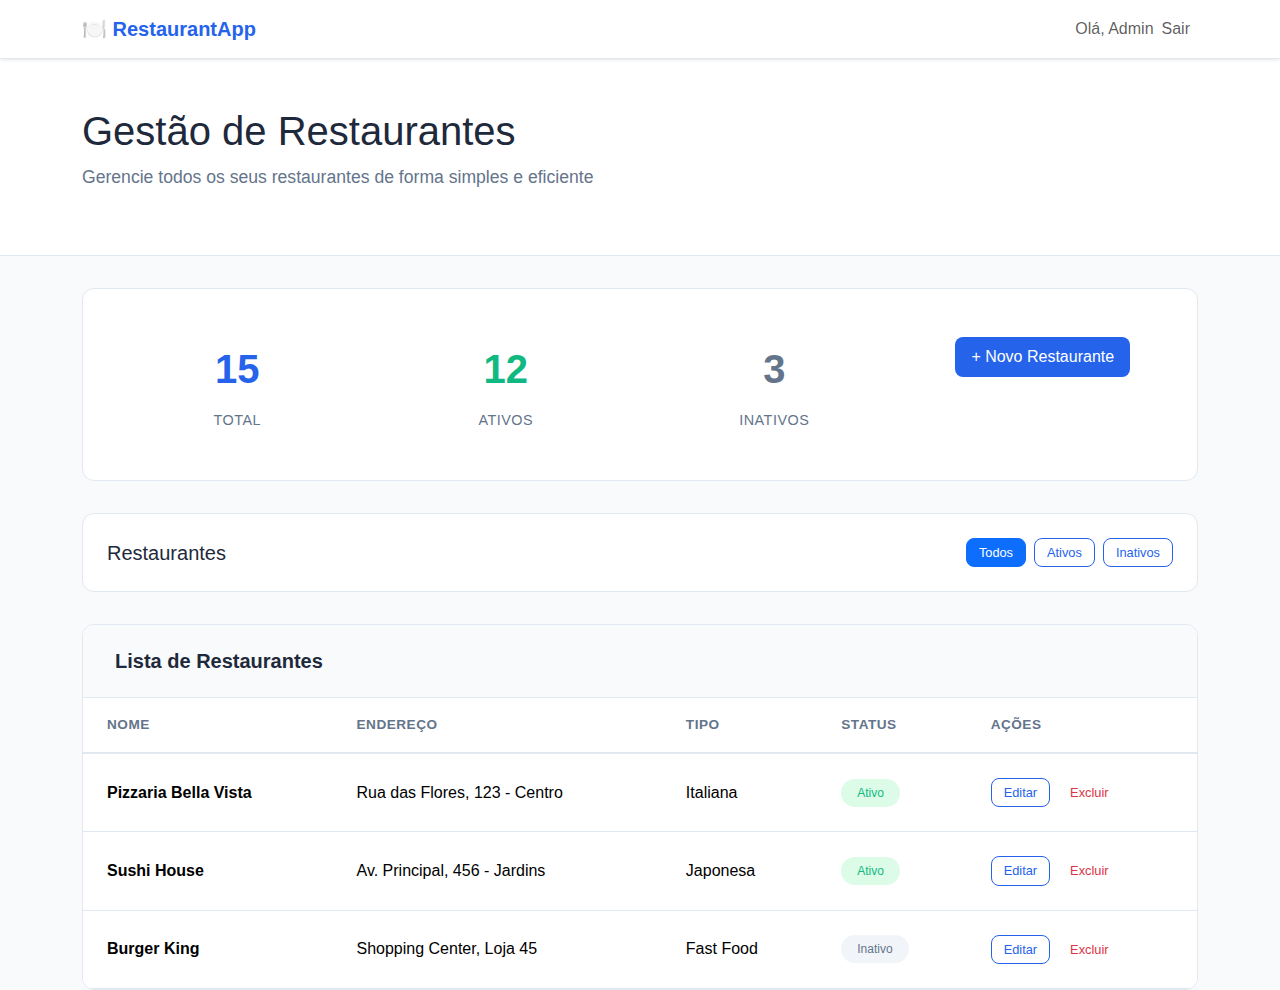
<file: templates/exemplo1.html>
<!DOCTYPE html>
<html lang="pt-BR">
<head>
    <meta charset="UTF-8">
    <meta name="viewport" content="width=device-width, initial-scale=1.0">
    <title>Exemplo 1 - Layout Minimalista</title>
    <link href="https://cdn.jsdelivr.net/npm/bootstrap@5.3.0/dist/css/bootstrap.min.css" rel="stylesheet">
    <style>
        /* EXEMPLO 1: LAYOUT MINIMALISTA E CLEAN */
        :root {
            --primary-color: #2563eb;
            --secondary-color: #64748b;
            --success-color: #10b981;
            --warning-color: #f59e0b;
            --danger-color: #ef4444;
            --light-bg: #f8fafc;
            --white: #ffffff;
            --text-dark: #1e293b;
            --text-light: #64748b;
            --border-light: #e2e8f0;
        }

        body {
            font-family: 'Inter', -apple-system, BlinkMacSystemFont, sans-serif;
            background: var(--light-bg);
            color: var(--text-dark);
            line-height: 1.6;
        }

        .navbar {
            background: var(--white) !important;
            border-bottom: 1px solid var(--border-light);
            box-shadow: 0 1px 3px rgba(0,0,0,0.1);
        }

        .navbar-brand {
            font-weight: 700;
            color: var(--primary-color) !important;
        }

        .page-header {
            background: var(--white);
            padding: 3rem 0;
            margin-bottom: 2rem;
            border-bottom: 1px solid var(--border-light);
        }

        .page-header h1 {
            font-size: 2.5rem;
            font-weight: 300;
            color: var(--text-dark);
            margin-bottom: 0.5rem;
        }

        .page-header p {
            color: var(--text-light);
            font-size: 1.1rem;
        }

        .stats-container {
            background: var(--white);
            border-radius: 12px;
            padding: 2rem;
            margin-bottom: 2rem;
            border: 1px solid var(--border-light);
        }

        .stat-item {
            text-align: center;
            padding: 1rem;
        }

        .stat-number {
            font-size: 2.5rem;
            font-weight: 700;
            margin-bottom: 0.5rem;
        }

        .stat-number.total { color: var(--primary-color); }
        .stat-number.active { color: var(--success-color); }
        .stat-number.inactive { color: var(--secondary-color); }

        .stat-label {
            color: var(--text-light);
            font-size: 0.9rem;
            text-transform: uppercase;
            letter-spacing: 0.5px;
        }

        .table-container {
            background: var(--white);
            border-radius: 12px;
            border: 1px solid var(--border-light);
            overflow: hidden;
        }

        .table-header {
            background: var(--light-bg);
            padding: 1.5rem 2rem;
            border-bottom: 1px solid var(--border-light);
        }

        .table-header h3 {
            margin: 0;
            font-size: 1.25rem;
            font-weight: 600;
            color: var(--text-dark);
        }

        .table {
            margin: 0;
        }

        .table th {
            background: none;
            border-top: none;
            border-bottom: 2px solid var(--border-light);
            color: var(--text-light);
            font-weight: 600;
            font-size: 0.85rem;
            text-transform: uppercase;
            letter-spacing: 0.5px;
            padding: 1rem 1.5rem;
        }

        .table td {
            padding: 1.5rem;
            border-bottom: 1px solid var(--border-light);
            vertical-align: middle;
        }

        .table tbody tr:hover {
            background: var(--light-bg);
        }

        .badge {
            font-size: 0.75rem;
            padding: 0.5rem 1rem;
            border-radius: 20px;
            font-weight: 500;
        }

        .badge.active {
            background: #dcfce7;
            color: var(--success-color);
        }

        .badge.inactive {
            background: #f1f5f9;
            color: var(--secondary-color);
        }

        .btn {
            border-radius: 8px;
            font-weight: 500;
            padding: 0.5rem 1rem;
            border: none;
            transition: all 0.2s;
        }

        .btn-primary {
            background: var(--primary-color);
            color: white;
        }

        .btn-primary:hover {
            background: #1d4ed8;
            transform: translateY(-1px);
        }

        .btn-outline-primary {
            border: 1px solid var(--primary-color);
            color: var(--primary-color);
            background: transparent;
        }

        .btn-outline-primary:hover {
            background: var(--primary-color);
            color: white;
        }

        .btn-sm {
            padding: 0.25rem 0.75rem;
            font-size: 0.8rem;
        }

        .action-buttons {
            display: flex;
            gap: 0.5rem;
        }

        .filters {
            background: var(--white);
            border-radius: 12px;
            padding: 1.5rem;
            margin-bottom: 2rem;
            border: 1px solid var(--border-light);
        }

        .empty-state {
            text-align: center;
            padding: 4rem 2rem;
            color: var(--text-light);
        }

        .empty-state .icon {
            font-size: 4rem;
            margin-bottom: 1rem;
            opacity: 0.5;
        }
    </style>
</head>
<body>
    <!-- Navbar -->
    <nav class="navbar navbar-expand-lg">
        <div class="container">
            <a class="navbar-brand" href="#">🍽️ RestaurantApp</a>
            <div class="navbar-nav ms-auto">
                <span class="navbar-text">Olá, Admin</span>
                <a class="nav-link" href="#">Sair</a>
            </div>
        </div>
    </nav>

    <!-- Header -->
    <div class="page-header">
        <div class="container">
            <h1>Gestão de Restaurantes</h1>
            <p>Gerencie todos os seus restaurantes de forma simples e eficiente</p>
        </div>
    </div>

    <div class="container">
        <!-- Estatísticas -->
        <div class="stats-container">
            <div class="row">
                <div class="col-md-3">
                    <div class="stat-item">
                        <div class="stat-number total">15</div>
                        <div class="stat-label">Total</div>
                    </div>
                </div>
                <div class="col-md-3">
                    <div class="stat-item">
                        <div class="stat-number active">12</div>
                        <div class="stat-label">Ativos</div>
                    </div>
                </div>
                <div class="col-md-3">
                    <div class="stat-item">
                        <div class="stat-number inactive">3</div>
                        <div class="stat-label">Inativos</div>
                    </div>
                </div>
                <div class="col-md-3">
                    <div class="stat-item">
                        <a href="#" class="btn btn-primary">+ Novo Restaurante</a>
                    </div>
                </div>
            </div>
        </div>

        <!-- Filtros -->
        <div class="filters">
            <div class="d-flex justify-content-between align-items-center">
                <h5 class="mb-0">Restaurantes</h5>
                <div class="d-flex gap-2">
                    <button class="btn btn-outline-primary btn-sm active">Todos</button>
                    <button class="btn btn-outline-primary btn-sm">Ativos</button>
                    <button class="btn btn-outline-primary btn-sm">Inativos</button>
                </div>
            </div>
        </div>

        <!-- Tabela -->
        <div class="table-container">
            <div class="table-header">
                <h3>Lista de Restaurantes</h3>
            </div>
            <table class="table">
                <thead>
                    <tr>
                        <th>Nome</th>
                        <th>Endereço</th>
                        <th>Tipo</th>
                        <th>Status</th>
                        <th>Ações</th>
                    </tr>
                </thead>
                <tbody>
                    <tr>
                        <td><strong>Pizzaria Bella Vista</strong></td>
                        <td>Rua das Flores, 123 - Centro</td>
                        <td>Italiana</td>
                        <td><span class="badge active">Ativo</span></td>
                        <td>
                            <div class="action-buttons">
                                <button class="btn btn-outline-primary btn-sm">Editar</button>
                                <button class="btn btn-outline-danger btn-sm">Excluir</button>
                            </div>
                        </td>
                    </tr>
                    <tr>
                        <td><strong>Sushi House</strong></td>
                        <td>Av. Principal, 456 - Jardins</td>
                        <td>Japonesa</td>
                        <td><span class="badge active">Ativo</span></td>
                        <td>
                            <div class="action-buttons">
                                <button class="btn btn-outline-primary btn-sm">Editar</button>
                                <button class="btn btn-outline-danger btn-sm">Excluir</button>
                            </div>
                        </td>
                    </tr>
                    <tr>
                        <td><strong>Burger King</strong></td>
                        <td>Shopping Center, Loja 45</td>
                        <td>Fast Food</td>
                        <td><span class="badge inactive">Inativo</span></td>
                        <td>
                            <div class="action-buttons">
                                <button class="btn btn-outline-primary btn-sm">Editar</button>
                                <button class="btn btn-outline-danger btn-sm">Excluir</button>
                            </div>
                        </td>
                    </tr>
                </tbody>
            </table>
        </div>
    </div>

    <script src="https://cdn.jsdelivr.net/npm/bootstrap@5.3.0/dist/js/bootstrap.bundle.min.js"></script>
</body>
</html>
</file>
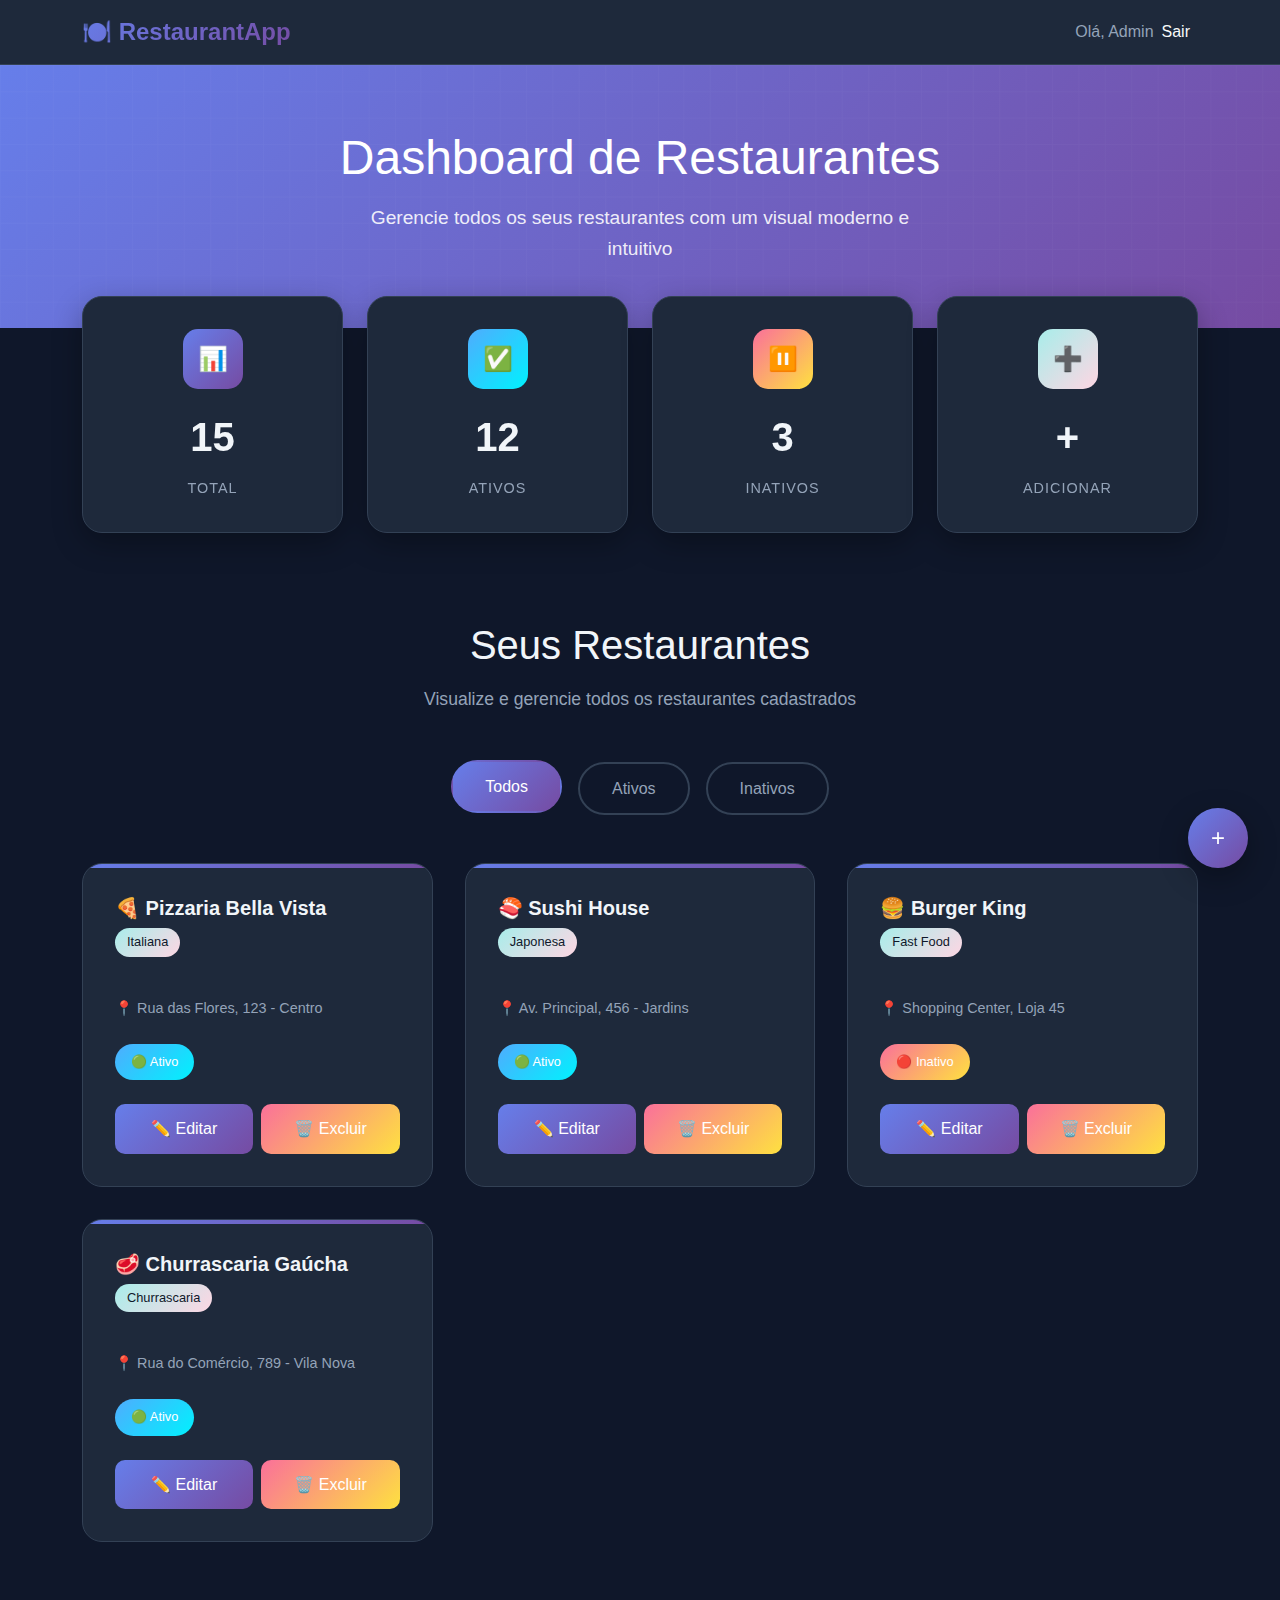
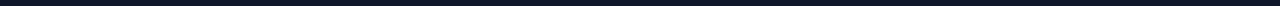
<file: templates/exemplo2.html>
<!DOCTYPE html>
<html lang="pt-BR">
<head>
    <meta charset="UTF-8">
    <meta name="viewport" content="width=device-width, initial-scale=1.0">
    <title>Exemplo 2 - Layout Cards Moderno</title>
    <link href="https://cdn.jsdelivr.net/npm/bootstrap@5.3.0/dist/css/bootstrap.min.css" rel="stylesheet">
    <style>
        /* EXEMPLO 2: LAYOUT CARDS MODERNO */
        :root {
            --gradient-primary: linear-gradient(135deg, #667eea 0%, #764ba2 100%);
            --gradient-success: linear-gradient(135deg, #4facfe 0%, #00f2fe 100%);
            --gradient-warning: linear-gradient(135deg, #fa709a 0%, #fee140 100%);
            --gradient-info: linear-gradient(135deg, #a8edea 0%, #fed6e3 100%);
            --dark-bg: #0f172a;
            --card-bg: #1e293b;
            --text-primary: #f1f5f9;
            --text-secondary: #94a3b8;
            --border-color: #334155;
        }

        * {
            margin: 0;
            padding: 0;
            box-sizing: border-box;
        }

        body {
            font-family: 'Segoe UI', Tahoma, Geneva, Verdana, sans-serif;
            background: var(--dark-bg);
            color: var(--text-primary);
            line-height: 1.6;
            min-height: 100vh;
        }

        .navbar {
            background: var(--card-bg) !important;
            border-bottom: 1px solid var(--border-color);
            backdrop-filter: blur(10px);
        }

        .navbar-brand {
            background: var(--gradient-primary);
            -webkit-background-clip: text;
            -webkit-text-fill-color: transparent;
            background-clip: text;
            font-weight: 700;
            font-size: 1.5rem;
        }

        .navbar-text {
            color: var(--text-secondary) !important;
        }

        .hero-section {
            background: var(--gradient-primary);
            padding: 4rem 0;
            text-align: center;
            position: relative;
            overflow: hidden;
        }

        .hero-section::before {
            content: '';
            position: absolute;
            top: 0;
            left: 0;
            right: 0;
            bottom: 0;
            background: url('data:image/svg+xml,<svg xmlns="http://www.w3.org/2000/svg" viewBox="0 0 100 100"><defs><pattern id="grid" width="10" height="10" patternUnits="userSpaceOnUse"><path d="M 10 0 L 0 0 0 10" fill="none" stroke="rgba(255,255,255,0.1)" stroke-width="0.5"/></pattern></defs><rect width="100" height="100" fill="url(%23grid)"/></svg>');
            opacity: 0.3;
        }

        .hero-content {
            position: relative;
            z-index: 2;
        }

        .hero-section h1 {
            font-size: 3rem;
            font-weight: 300;
            margin-bottom: 1rem;
            color: white;
        }

        .hero-section p {
            font-size: 1.2rem;
            color: rgba(255,255,255,0.9);
            max-width: 600px;
            margin: 0 auto;
        }

        .stats-grid {
            margin-top: -2rem;
            position: relative;
            z-index: 3;
        }

        .stat-card {
            background: var(--card-bg);
            border-radius: 20px;
            padding: 2rem;
            text-align: center;
            border: 1px solid var(--border-color);
            box-shadow: 0 10px 30px rgba(0,0,0,0.3);
            transition: all 0.3s ease;
            height: 100%;
        }

        .stat-card:hover {
            transform: translateY(-10px);
            box-shadow: 0 20px 40px rgba(0,0,0,0.4);
        }

        .stat-icon {
            width: 60px;
            height: 60px;
            border-radius: 15px;
            display: flex;
            align-items: center;
            justify-content: center;
            margin: 0 auto 1rem;
            font-size: 1.5rem;
        }

        .stat-icon.total { background: var(--gradient-primary); }
        .stat-icon.active { background: var(--gradient-success); }
        .stat-icon.inactive { background: var(--gradient-warning); }
        .stat-icon.add { background: var(--gradient-info); }

        .stat-number {
            font-size: 2.5rem;
            font-weight: 700;
            margin-bottom: 0.5rem;
            color: var(--text-primary);
        }

        .stat-label {
            color: var(--text-secondary);
            font-size: 0.9rem;
            text-transform: uppercase;
            letter-spacing: 1px;
        }

        .section-title {
            text-align: center;
            margin: 4rem 0 3rem;
        }

        .section-title h2 {
            font-size: 2.5rem;
            font-weight: 300;
            margin-bottom: 1rem;
        }

        .section-title p {
            color: var(--text-secondary);
            font-size: 1.1rem;
        }

        .filter-tabs {
            display: flex;
            justify-content: center;
            gap: 1rem;
            margin-bottom: 3rem;
            flex-wrap: wrap;
        }

        .filter-tab {
            padding: 0.75rem 2rem;
            border-radius: 50px;
            border: 2px solid var(--border-color);
            background: transparent;
            color: var(--text-secondary);
            font-weight: 500;
            transition: all 0.3s ease;
            cursor: pointer;
        }

        .filter-tab.active,
        .filter-tab:hover {
            background: var(--gradient-primary);
            border-color: transparent;
            color: white;
            transform: translateY(-2px);
        }

        .restaurants-grid {
            display: grid;
            grid-template-columns: repeat(auto-fill, minmax(350px, 1fr));
            gap: 2rem;
            margin-bottom: 4rem;
        }

        .restaurant-card {
            background: var(--card-bg);
            border-radius: 20px;
            padding: 2rem;
            border: 1px solid var(--border-color);
            transition: all 0.3s ease;
            position: relative;
            overflow: hidden;
        }

        .restaurant-card::before {
            content: '';
            position: absolute;
            top: 0;
            left: 0;
            right: 0;
            height: 4px;
            background: var(--gradient-primary);
        }

        .restaurant-card:hover {
            transform: translateY(-5px);
            box-shadow: 0 20px 40px rgba(0,0,0,0.3);
            border-color: #475569;
        }

        .restaurant-header {
            display: flex;
            justify-content: between;
            align-items: flex-start;
            margin-bottom: 1.5rem;
        }

        .restaurant-name {
            font-size: 1.25rem;
            font-weight: 600;
            margin-bottom: 0.5rem;
            color: var(--text-primary);
        }

        .restaurant-type {
            display: inline-block;
            padding: 0.25rem 0.75rem;
            background: var(--gradient-info);
            color: var(--dark-bg);
            border-radius: 20px;
            font-size: 0.8rem;
            font-weight: 500;
            margin-bottom: 1rem;
        }

        .restaurant-address {
            color: var(--text-secondary);
            font-size: 0.9rem;
            margin-bottom: 1.5rem;
            display: flex;
            align-items: center;
            gap: 0.5rem;
        }

        .restaurant-status {
            display: flex;
            align-items: center;
            justify-content: space-between;
            margin-bottom: 1.5rem;
        }

        .status-badge {
            padding: 0.5rem 1rem;
            border-radius: 20px;
            font-size: 0.8rem;
            font-weight: 500;
            cursor: pointer;
            transition: all 0.3s ease;
        }

        .status-badge.active {
            background: var(--gradient-success);
            color: white;
        }

        .status-badge.inactive {
            background: var(--gradient-warning);
            color: white;
        }

        .restaurant-actions {
            display: flex;
            gap: 0.5rem;
        }

        .btn-action {
            flex: 1;
            padding: 0.75rem;
            border-radius: 10px;
            border: none;
            font-weight: 500;
            transition: all 0.3s ease;
            cursor: pointer;
        }

        .btn-edit {
            background: var(--gradient-primary);
            color: white;
        }

        .btn-delete {
            background: var(--gradient-warning);
            color: white;
        }

        .btn-action:hover {
            transform: translateY(-2px);
            box-shadow: 0 5px 15px rgba(0,0,0,0.3);
        }

        .empty-state {
            text-align: center;
            padding: 4rem 2rem;
            color: var(--text-secondary);
        }

        .empty-state .icon {
            font-size: 4rem;
            margin-bottom: 2rem;
            opacity: 0.5;
        }

        .floating-add {
            position: fixed;
            bottom: 2rem;
            right: 2rem;
            width: 60px;
            height: 60px;
            border-radius: 50%;
            background: var(--gradient-primary);
            border: none;
            color: white;
            font-size: 1.5rem;
            box-shadow: 0 10px 30px rgba(0,0,0,0.3);
            transition: all 0.3s ease;
            z-index: 1000;
        }

        .floating-add:hover {
            transform: scale(1.1);
            box-shadow: 0 15px 40px rgba(0,0,0,0.4);
        }

        @media (max-width: 768px) {
            .hero-section h1 { font-size: 2rem; }
            .restaurants-grid { grid-template-columns: 1fr; }
            .filter-tabs { flex-direction: column; align-items: center; }
            .stat-card { margin-bottom: 1rem; }
        }
    </style>
</head>
<body>
    <!-- Navbar -->
    <nav class="navbar navbar-expand-lg">
        <div class="container">
            <a class="navbar-brand" href="#">🍽️ RestaurantApp</a>
            <div class="navbar-nav ms-auto">
                <span class="navbar-text">Olá, Admin</span>
                <a class="nav-link text-light" href="#">Sair</a>
            </div>
        </div>
    </nav>

    <!-- Hero Section -->
    <div class="hero-section">
        <div class="container">
            <div class="hero-content">
                <h1>Dashboard de Restaurantes</h1>
                <p>Gerencie todos os seus restaurantes com um visual moderno e intuitivo</p>
            </div>
        </div>
    </div>

    <div class="container">
        <!-- Estatísticas -->
        <div class="stats-grid">
            <div class="row">
                <div class="col-lg-3 col-md-6 mb-4">
                    <div class="stat-card">
                        <div class="stat-icon total">📊</div>
                        <div class="stat-number">15</div>
                        <div class="stat-label">Total</div>
                    </div>
                </div>
                <div class="col-lg-3 col-md-6 mb-4">
                    <div class="stat-card">
                        <div class="stat-icon active">✅</div>
                        <div class="stat-number">12</div>
                        <div class="stat-label">Ativos</div>
                    </div>
                </div>
                <div class="col-lg-3 col-md-6 mb-4">
                    <div class="stat-card">
                        <div class="stat-icon inactive">⏸️</div>
                        <div class="stat-number">3</div>
                        <div class="stat-label">Inativos</div>
                    </div>
                </div>
                <div class="col-lg-3 col-md-6 mb-4">
                    <div class="stat-card">
                        <div class="stat-icon add">➕</div>
                        <div class="stat-number">+</div>
                        <div class="stat-label">Adicionar</div>
                    </div>
                </div>
            </div>
        </div>

        <!-- Seção Title -->
        <div class="section-title">
            <h2>Seus Restaurantes</h2>
            <p>Visualize e gerencie todos os restaurantes cadastrados</p>
        </div>

        <!-- Filtros -->
        <div class="filter-tabs">
            <button class="filter-tab active">Todos</button>
            <button class="filter-tab">Ativos</button>
            <button class="filter-tab">Inativos</button>
        </div>

        <!-- Grid de Restaurantes -->
        <div class="restaurants-grid">
            <!-- Card 1 -->
            <div class="restaurant-card">
                <div class="restaurant-header">
                    <div>
                        <h3 class="restaurant-name">🍕 Pizzaria Bella Vista</h3>
                        <span class="restaurant-type">Italiana</span>
                    </div>
                </div>
                <div class="restaurant-address">
                    📍 Rua das Flores, 123 - Centro
                </div>
                <div class="restaurant-status">
                    <span class="status-badge active">🟢 Ativo</span>
                </div>
                <div class="restaurant-actions">
                    <button class="btn-action btn-edit">✏️ Editar</button>
                    <button class="btn-action btn-delete">🗑️ Excluir</button>
                </div>
            </div>

            <!-- Card 2 -->
            <div class="restaurant-card">
                <div class="restaurant-header">
                    <div>
                        <h3 class="restaurant-name">🍣 Sushi House</h3>
                        <span class="restaurant-type">Japonesa</span>
                    </div>
                </div>
                <div class="restaurant-address">
                    📍 Av. Principal, 456 - Jardins
                </div>
                <div class="restaurant-status">
                    <span class="status-badge active">🟢 Ativo</span>
                </div>
                <div class="restaurant-actions">
                    <button class="btn-action btn-edit">✏️ Editar</button>
                    <button class="btn-action btn-delete">🗑️ Excluir</button>
                </div>
            </div>

            <!-- Card 3 -->
            <div class="restaurant-card">
                <div class="restaurant-header">
                    <div>
                        <h3 class="restaurant-name">🍔 Burger King</h3>
                        <span class="restaurant-type">Fast Food</span>
                    </div>
                </div>
                <div class="restaurant-address">
                    📍 Shopping Center, Loja 45
                </div>
                <div class="restaurant-status">
                    <span class="status-badge inactive">🔴 Inativo</span>
                </div>
                <div class="restaurant-actions">
                    <button class="btn-action btn-edit">✏️ Editar</button>
                    <button class="btn-action btn-delete">🗑️ Excluir</button>
                </div>
            </div>

            <!-- Card 4 -->
            <div class="restaurant-card">
                <div class="restaurant-header">
                    <div>
                        <h3 class="restaurant-name">🥩 Churrascaria Gaúcha</h3>
                        <span class="restaurant-type">Churrascaria</span>
                    </div>
                </div>
                <div class="restaurant-address">
                    📍 Rua do Comércio, 789 - Vila Nova
                </div>
                <div class="restaurant-status">
                    <span class="status-badge active">🟢 Ativo</span>
                </div>
                <div class="restaurant-actions">
                    <button class="btn-action btn-edit">✏️ Editar</button>
                    <button class="btn-action btn-delete">🗑️ Excluir</button>
                </div>
            </div>
        </div>
    </div>

    <!-- Botão Flutuante -->
    <button class="floating-add">+</button>

    <script src="https://cdn.jsdelivr.net/npm/bootstrap@5.3.0/dist/js/bootstrap.bundle.min.js"></script>
</body>
</html>
</file>
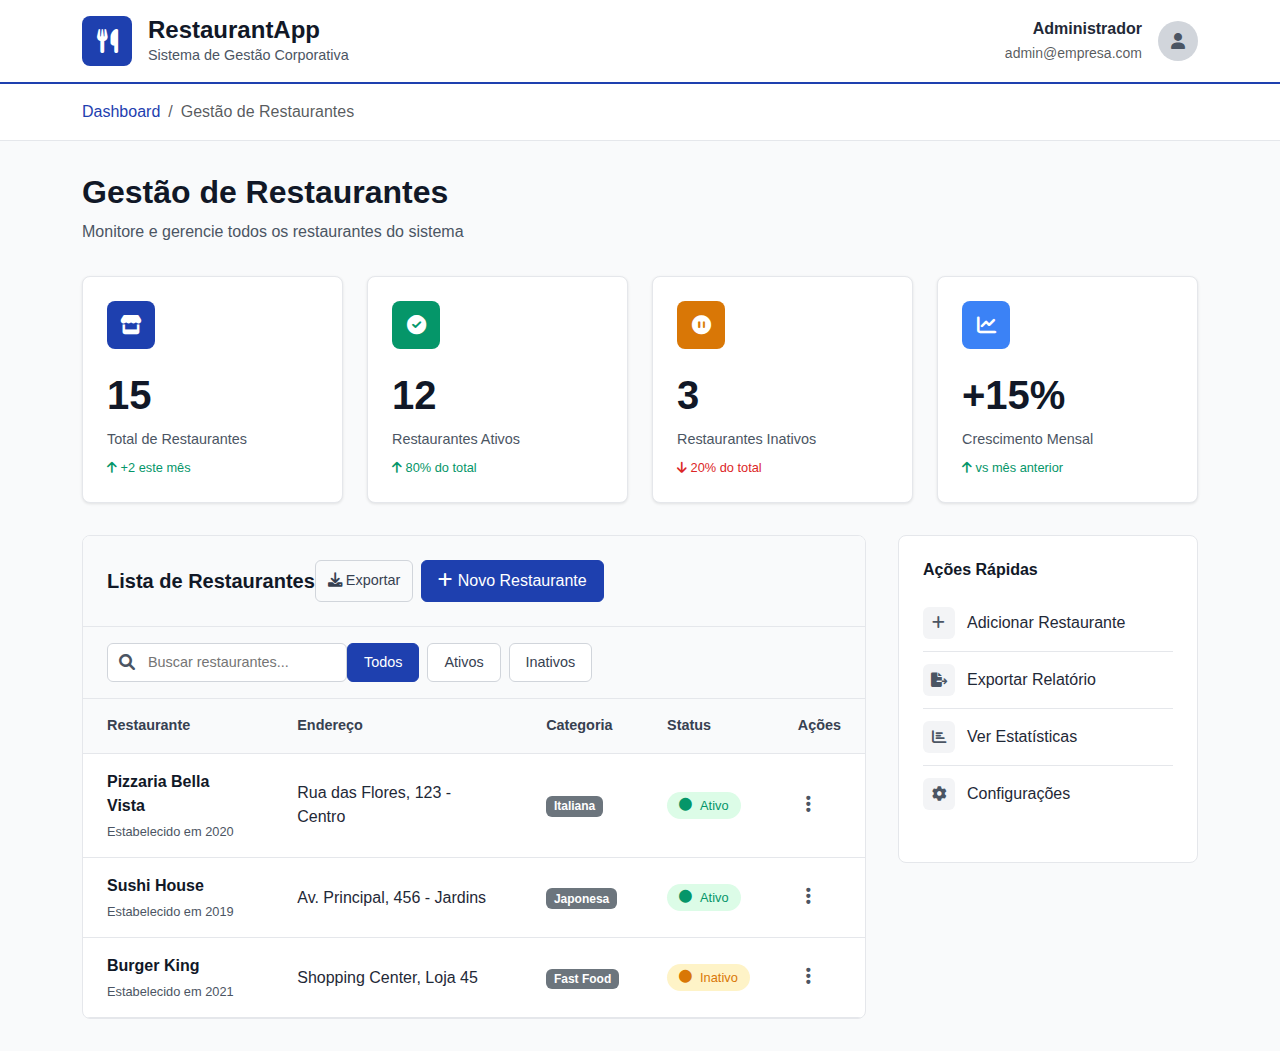
<file: templates/exemplo3.html>
<!DOCTYPE html>
<html lang="pt-BR">
<head>
    <meta charset="UTF-8">
    <meta name="viewport" content="width=device-width, initial-scale=1.0">
    <title>Exemplo 3 - Layout Dashboard Corporativo</title>
    <link href="https://cdn.jsdelivr.net/npm/bootstrap@5.3.0/dist/css/bootstrap.min.css" rel="stylesheet">
    <link href="https://cdnjs.cloudflare.com/ajax/libs/font-awesome/6.0.0/css/all.min.css" rel="stylesheet">
    <style>
        /* EXEMPLO 3: LAYOUT DASHBOARD CORPORATIVO */
        :root {
            --primary-blue: #1e40af;
            --secondary-blue: #3b82f6;
            --success-green: #059669;
            --warning-orange: #d97706;
            --danger-red: #dc2626;
            --gray-50: #f9fafb;
            --gray-100: #f3f4f6;
            --gray-200: #e5e7eb;
            --gray-300: #d1d5db;
            --gray-600: #4b5563;
            --gray-700: #374151;
            --gray-800: #1f2937;
            --gray-900: #111827;
            --white: #ffffff;
        }

        * {
            margin: 0;
            padding: 0;
            box-sizing: border-box;
        }

        body {
            font-family: 'Inter', 'Segoe UI', Tahoma, Geneva, Verdana, sans-serif;
            background: var(--gray-50);
            color: var(--gray-800);
            line-height: 1.5;
        }

        /* Header Corporativo */
        .corporate-header {
            background: var(--white);
            border-bottom: 2px solid var(--primary-blue);
            padding: 1rem 0;
            box-shadow: 0 2px 4px rgba(0,0,0,0.1);
        }

        .logo-section {
            display: flex;
            align-items: center;
            gap: 1rem;
        }

        .logo {
            width: 50px;
            height: 50px;
            background: var(--primary-blue);
            border-radius: 8px;
            display: flex;
            align-items: center;
            justify-content: center;
            color: white;
            font-size: 1.5rem;
        }

        .company-info h1 {
            font-size: 1.5rem;
            font-weight: 700;
            color: var(--gray-900);
            margin: 0;
        }

        .company-info p {
            font-size: 0.9rem;
            color: var(--gray-600);
            margin: 0;
        }

        .user-section {
            display: flex;
            align-items: center;
            gap: 1rem;
        }

        .user-avatar {
            width: 40px;
            height: 40px;
            background: var(--gray-300);
            border-radius: 50%;
            display: flex;
            align-items: center;
            justify-content: center;
            color: var(--gray-600);
        }

        /* Breadcrumb */
        .breadcrumb-section {
            background: var(--white);
            border-bottom: 1px solid var(--gray-200);
            padding: 1rem 0;
        }

        .breadcrumb {
            background: none;
            padding: 0;
            margin: 0;
        }

        .breadcrumb-item a {
            color: var(--primary-blue);
            text-decoration: none;
        }

        /* Dashboard Content */
        .dashboard-content {
            padding: 2rem 0;
        }

        .page-title {
            margin-bottom: 2rem;
        }

        .page-title h2 {
            font-size: 2rem;
            font-weight: 600;
            color: var(--gray-900);
            margin-bottom: 0.5rem;
        }

        .page-subtitle {
            color: var(--gray-600);
            font-size: 1rem;
        }

        /* KPI Cards */
        .kpi-grid {
            display: grid;
            grid-template-columns: repeat(auto-fit, minmax(250px, 1fr));
            gap: 1.5rem;
            margin-bottom: 2rem;
        }

        .kpi-card {
            background: var(--white);
            border: 1px solid var(--gray-200);
            border-radius: 8px;
            padding: 1.5rem;
            box-shadow: 0 1px 3px rgba(0,0,0,0.1);
            transition: box-shadow 0.3s ease;
        }

        .kpi-card:hover {
            box-shadow: 0 4px 6px rgba(0,0,0,0.1);
        }

        .kpi-header {
            display: flex;
            justify-content: between;
            align-items: center;
            margin-bottom: 1rem;
        }

        .kpi-icon {
            width: 48px;
            height: 48px;
            border-radius: 8px;
            display: flex;
            align-items: center;
            justify-content: center;
            color: white;
            font-size: 1.2rem;
        }

        .kpi-icon.total { background: var(--primary-blue); }
        .kpi-icon.active { background: var(--success-green); }
        .kpi-icon.inactive { background: var(--warning-orange); }
        .kpi-icon.growth { background: var(--secondary-blue); }

        .kpi-value {
            font-size: 2.5rem;
            font-weight: 700;
            color: var(--gray-900);
            margin-bottom: 0.25rem;
        }

        .kpi-label {
            color: var(--gray-600);
            font-size: 0.9rem;
            font-weight: 500;
        }

        .kpi-trend {
            font-size: 0.8rem;
            margin-top: 0.5rem;
        }

        .trend-up { color: var(--success-green); }
        .trend-down { color: var(--danger-red); }

        /* Main Content Area */
        .content-grid {
            display: grid;
            grid-template-columns: 1fr 300px;
            gap: 2rem;
        }

        .main-panel {
            background: var(--white);
            border: 1px solid var(--gray-200);
            border-radius: 8px;
            overflow: hidden;
        }

        .panel-header {
            background: var(--gray-50);
            border-bottom: 1px solid var(--gray-200);
            padding: 1.5rem;
            display: flex;
            justify-content: between;
            align-items: center;
        }

        .panel-title {
            font-size: 1.25rem;
            font-weight: 600;
            color: var(--gray-900);
            margin: 0;
        }

        .panel-actions {
            display: flex;
            gap: 0.5rem;
        }

        /* Toolbar */
        .toolbar {
            padding: 1rem 1.5rem;
            border-bottom: 1px solid var(--gray-200);
            display: flex;
            justify-content: between;
            align-items: center;
            background: var(--gray-50);
        }

        .search-box {
            position: relative;
            max-width: 300px;
        }

        .search-box input {
            padding: 0.5rem 0.75rem 0.5rem 2.5rem;
            border: 1px solid var(--gray-300);
            border-radius: 6px;
            width: 100%;
            font-size: 0.9rem;
        }

        .search-box i {
            position: absolute;
            left: 0.75rem;
            top: 50%;
            transform: translateY(-50%);
            color: var(--gray-600);
        }

        .filter-buttons {
            display: flex;
            gap: 0.5rem;
        }

        .filter-btn {
            padding: 0.5rem 1rem;
            border: 1px solid var(--gray-300);
            background: var(--white);
            color: var(--gray-700);
            border-radius: 6px;
            font-size: 0.9rem;
            cursor: pointer;
            transition: all 0.2s ease;
        }

        .filter-btn.active,
        .filter-btn:hover {
            background: var(--primary-blue);
            color: white;
            border-color: var(--primary-blue);
        }

        /* Data Table */
        .data-table {
            width: 100%;
            border-collapse: collapse;
        }

        .data-table th {
            background: var(--gray-50);
            padding: 1rem 1.5rem;
            text-align: left;
            font-weight: 600;
            color: var(--gray-700);
            font-size: 0.9rem;
            border-bottom: 1px solid var(--gray-200);
        }

        .data-table td {
            padding: 1rem 1.5rem;
            border-bottom: 1px solid var(--gray-200);
            vertical-align: middle;
        }

        .data-table tbody tr:hover {
            background: var(--gray-50);
        }

        .restaurant-name {
            font-weight: 600;
            color: var(--gray-900);
            margin-bottom: 0.25rem;
        }

        .restaurant-category {
            font-size: 0.8rem;
            color: var(--gray-600);
        }

        .status-indicator {
            display: inline-flex;
            align-items: center;
            gap: 0.5rem;
            padding: 0.25rem 0.75rem;
            border-radius: 20px;
            font-size: 0.8rem;
            font-weight: 500;
            cursor: pointer;
        }

        .status-indicator.active {
            background: #dcfce7;
            color: var(--success-green);
        }

        .status-indicator.inactive {
            background: #fef3c7;
            color: var(--warning-orange);
        }

        .action-menu {
            position: relative;
        }

        .action-btn {
            background: none;
            border: none;
            color: var(--gray-600);
            font-size: 1.2rem;
            cursor: pointer;
            padding: 0.5rem;
            border-radius: 4px;
        }

        .action-btn:hover {
            background: var(--gray-100);
            color: var(--gray-800);
        }

        /* Sidebar */
        .sidebar-panel {
            background: var(--white);
            border: 1px solid var(--gray-200);
            border-radius: 8px;
            height: fit-content;
        }

        .quick-actions {
            padding: 1.5rem;
        }

        .quick-actions h4 {
            font-size: 1rem;
            font-weight: 600;
            color: var(--gray-900);
            margin-bottom: 1rem;
        }

        .action-list {
            list-style: none;
            padding: 0;
        }

        .action-item {
            padding: 0.75rem 0;
            border-bottom: 1px solid var(--gray-200);
            display: flex;
            align-items: center;
            gap: 0.75rem;
            cursor: pointer;
            transition: color 0.2s ease;
        }

        .action-item:hover {
            color: var(--primary-blue);
        }

        .action-item:last-child {
            border-bottom: none;
        }

        .action-icon {
            width: 32px;
            height: 32px;
            background: var(--gray-100);
            border-radius: 6px;
            display: flex;
            align-items: center;
            justify-content: center;
            color: var(--gray-600);
            font-size: 0.9rem;
        }

        /* Buttons */
        .btn-primary {
            background: var(--primary-blue);
            border: 1px solid var(--primary-blue);
            color: white;
            padding: 0.5rem 1rem;
            border-radius: 6px;
            font-weight: 500;
            text-decoration: none;
            display: inline-block;
            transition: all 0.2s ease;
        }

        .btn-primary:hover {
            background: #1e3a8a;
            border-color: #1e3a8a;
            color: white;
        }

        .btn-outline {
            background: transparent;
            border: 1px solid var(--gray-300);
            color: var(--gray-700);
            padding: 0.375rem 0.75rem;
            border-radius: 6px;
            font-size: 0.9rem;
            cursor: pointer;
            transition: all 0.2s ease;
        }

        .btn-outline:hover {
            background: var(--gray-50);
            border-color: var(--gray-400);
        }

        /* Responsive */
        @media (max-width: 1024px) {
            .content-grid {
                grid-template-columns: 1fr;
            }
            
            .kpi-grid {
                grid-template-columns: repeat(2, 1fr);
            }
        }

        @media (max-width: 768px) {
            .kpi-grid {
                grid-template-columns: 1fr;
            }
            
            .toolbar {
                flex-direction: column;
                gap: 1rem;
                align-items: stretch;
            }
            
            .filter-buttons {
                justify-content: center;
            }
            
            .data-table {
                font-size: 0.9rem;
            }
            
            .data-table th,
            .data-table td {
                padding: 0.75rem 1rem;
            }
        }
    </style>
</head>
<body>
    <!-- Header Corporativo -->
    <header class="corporate-header">
        <div class="container">
            <div class="d-flex justify-content-between align-items-center">
                <div class="logo-section">
                    <div class="logo">
                        <i class="fas fa-utensils"></i>
                    </div>
                    <div class="company-info">
                        <h1>RestaurantApp</h1>
                        <p>Sistema de Gestão Corporativa</p>
                    </div>
                </div>
                <div class="user-section">
                    <div class="text-end">
                        <div class="fw-semibold">Administrador</div>
                        <small class="text-muted">admin@empresa.com</small>
                    </div>
                    <div class="user-avatar">
                        <i class="fas fa-user"></i>
                    </div>
                </div>
            </div>
        </div>
    </header>

    <!-- Breadcrumb -->
    <div class="breadcrumb-section">
        <div class="container">
            <nav aria-label="breadcrumb">
                <ol class="breadcrumb">
                    <li class="breadcrumb-item"><a href="#">Dashboard</a></li>
                    <li class="breadcrumb-item active">Gestão de Restaurantes</li>
                </ol>
            </nav>
        </div>
    </div>

    <!-- Dashboard Content -->
    <div class="dashboard-content">
        <div class="container">
            <!-- Page Title -->
            <div class="page-title">
                <h2>Gestão de Restaurantes</h2>
                <p class="page-subtitle">Monitore e gerencie todos os restaurantes do sistema</p>
            </div>

            <!-- KPI Cards -->
            <div class="kpi-grid">
                <div class="kpi-card">
                    <div class="kpi-header">
                        <div class="kpi-icon total">
                            <i class="fas fa-store"></i>
                        </div>
                    </div>
                    <div class="kpi-value">15</div>
                    <div class="kpi-label">Total de Restaurantes</div>
                    <div class="kpi-trend trend-up">
                        <i class="fas fa-arrow-up"></i> +2 este mês
                    </div>
                </div>

                <div class="kpi-card">
                    <div class="kpi-header">
                        <div class="kpi-icon active">
                            <i class="fas fa-check-circle"></i>
                        </div>
                    </div>
                    <div class="kpi-value">12</div>
                    <div class="kpi-label">Restaurantes Ativos</div>
                    <div class="kpi-trend trend-up">
                        <i class="fas fa-arrow-up"></i> 80% do total
                    </div>
                </div>

                <div class="kpi-card">
                    <div class="kpi-header">
                        <div class="kpi-icon inactive">
                            <i class="fas fa-pause-circle"></i>
                        </div>
                    </div>
                    <div class="kpi-value">3</div>
                    <div class="kpi-label">Restaurantes Inativos</div>
                    <div class="kpi-trend trend-down">
                        <i class="fas fa-arrow-down"></i> 20% do total
                    </div>
                </div>

                <div class="kpi-card">
                    <div class="kpi-header">
                        <div class="kpi-icon growth">
                            <i class="fas fa-chart-line"></i>
                        </div>
                    </div>
                    <div class="kpi-value">+15%</div>
                    <div class="kpi-label">Crescimento Mensal</div>
                    <div class="kpi-trend trend-up">
                        <i class="fas fa-arrow-up"></i> vs mês anterior
                    </div>
                </div>
            </div>

            <!-- Content Grid -->
            <div class="content-grid">
                <!-- Main Panel -->
                <div class="main-panel">
                    <div class="panel-header">
                        <h3 class="panel-title">Lista de Restaurantes</h3>
                        <div class="panel-actions">
                            <button class="btn-outline">
                                <i class="fas fa-download"></i> Exportar
                            </button>
                            <a href="#" class="btn-primary">
                                <i class="fas fa-plus"></i> Novo Restaurante
                            </a>
                        </div>
                    </div>

                    <div class="toolbar">
                        <div class="search-box">
                            <i class="fas fa-search"></i>
                            <input type="text" placeholder="Buscar restaurantes...">
                        </div>
                        <div class="filter-buttons">
                            <button class="filter-btn active">Todos</button>
                            <button class="filter-btn">Ativos</button>
                            <button class="filter-btn">Inativos</button>
                        </div>
                    </div>

                    <table class="data-table">
                        <thead>
                            <tr>
                                <th>Restaurante</th>
                                <th>Endereço</th>
                                <th>Categoria</th>
                                <th>Status</th>
                                <th>Ações</th>
                            </tr>
                        </thead>
                        <tbody>
                            <tr>
                                <td>
                                    <div class="restaurant-name">Pizzaria Bella Vista</div>
                                    <div class="restaurant-category">Estabelecido em 2020</div>
                                </td>
                                <td>Rua das Flores, 123 - Centro</td>
                                <td>
                                    <span class="badge bg-secondary">Italiana</span>
                                </td>
                                <td>
                                    <span class="status-indicator active">
                                        <i class="fas fa-circle"></i> Ativo
                                    </span>
                                </td>
                                <td>
                                    <div class="action-menu">
                                        <button class="action-btn">
                                            <i class="fas fa-ellipsis-v"></i>
                                        </button>
                                    </div>
                                </td>
                            </tr>
                            <tr>
                                <td>
                                    <div class="restaurant-name">Sushi House</div>
                                    <div class="restaurant-category">Estabelecido em 2019</div>
                                </td>
                                <td>Av. Principal, 456 - Jardins</td>
                                <td>
                                    <span class="badge bg-secondary">Japonesa</span>
                                </td>
                                <td>
                                    <span class="status-indicator active">
                                        <i class="fas fa-circle"></i> Ativo
                                    </span>
                                </td>
                                <td>
                                    <div class="action-menu">
                                        <button class="action-btn">
                                            <i class="fas fa-ellipsis-v"></i>
                                        </button>
                                    </div>
                                </td>
                            </tr>
                            <tr>
                                <td>
                                    <div class="restaurant-name">Burger King</div>
                                    <div class="restaurant-category">Estabelecido em 2021</div>
                                </td>
                                <td>Shopping Center, Loja 45</td>
                                <td>
                                    <span class="badge bg-secondary">Fast Food</span>
                                </td>
                                <td>
                                    <span class="status-indicator inactive">
                                        <i class="fas fa-circle"></i> Inativo
                                    </span>
                                </td>
                                <td>
                                    <div class="action-menu">
                                        <button class="action-btn">
                                            <i class="fas fa-ellipsis-v"></i>
                                        </button>
                                    </div>
                                </td>
                            </tr>
                        </tbody>
                    </table>
                </div>

                <!-- Sidebar -->
                <div class="sidebar-panel">
                    <div class="quick-actions">
                        <h4>Ações Rápidas</h4>
                        <ul class="action-list">
                            <li class="action-item">
                                <div class="action-icon">
                                    <i class="fas fa-plus"></i>
                                </div>
                                <span>Adicionar Restaurante</span>
                            </li>
                            <li class="action-item">
                                <div class="action-icon">
                                    <i class="fas fa-file-export"></i>
                                </div>
                                <span>Exportar Relatório</span>
                            </li>
                            <li class="action-item">
                                <div class="action-icon">
                                    <i class="fas fa-chart-bar"></i>
                                </div>
                                <span>Ver Estatísticas</span>
                            </li>
                            <li class="action-item">
                                <div class="action-icon">
                                    <i class="fas fa-cog"></i>
                                </div>
                                <span>Configurações</span>
                            </li>
                        </ul>
                    </div>
                </div>
            </div>
        </div>
    </div>

    <script src="https://cdn.jsdelivr.net/npm/bootstrap@5.3.0/dist/js/bootstrap.bundle.min.js"></script>
</body>
</html>
</file>
